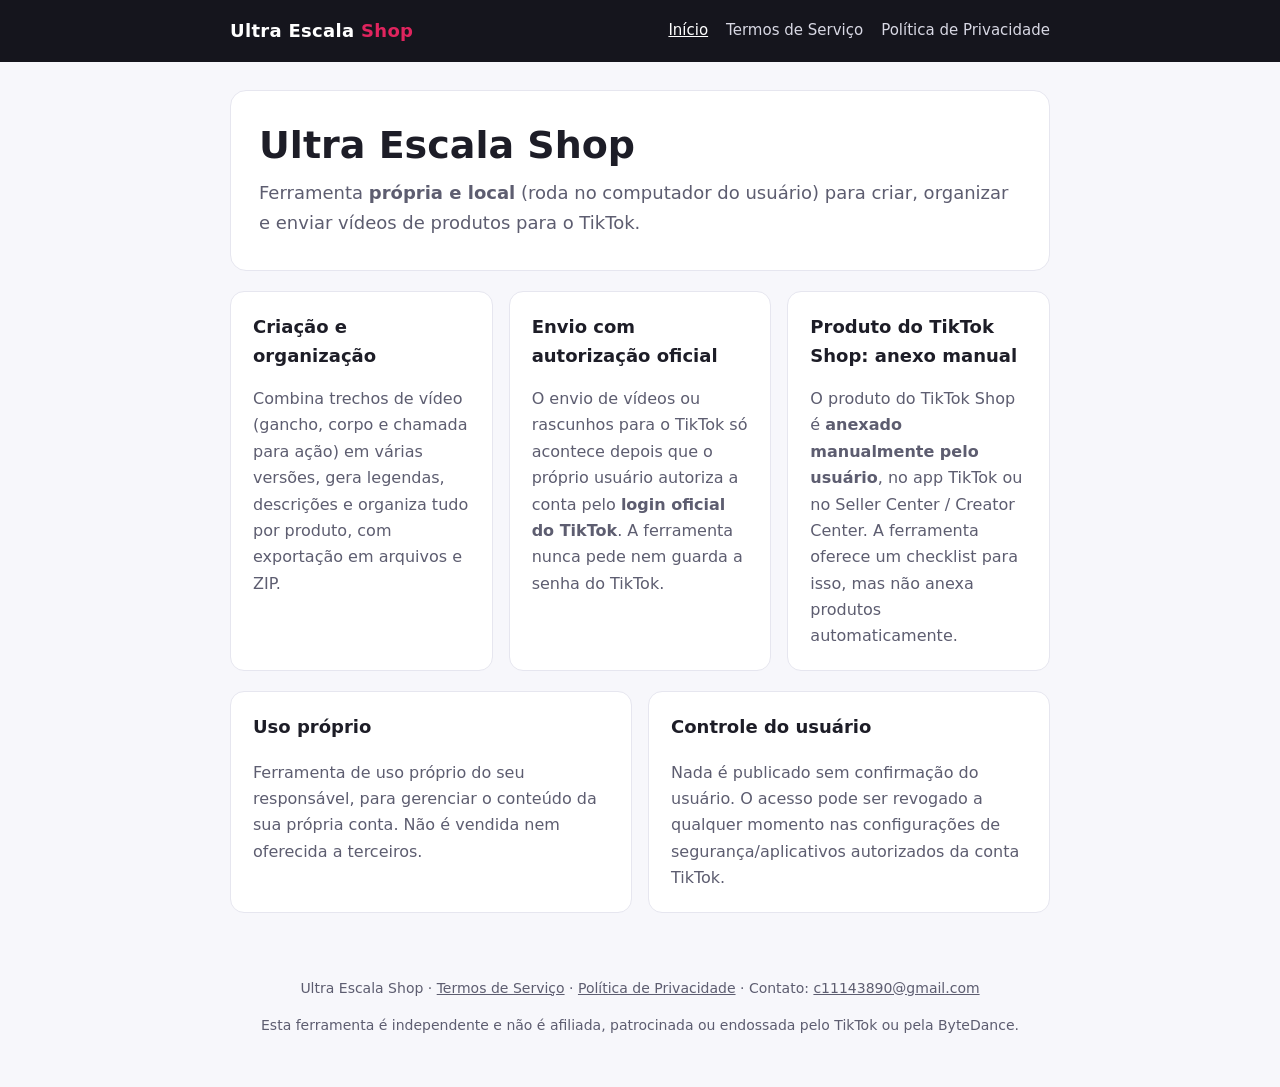
<file: index.html>
<!doctype html>
<html lang="pt-BR">
<head>
  <meta charset="utf-8">
  <meta name="viewport" content="width=device-width, initial-scale=1">
  <title>Ultra Escala Shop</title>
  <meta name="description" content="Ferramenta própria e local para criar, organizar e enviar vídeos de produtos para o TikTok, usando a autorização oficial do TikTok.">
  <link rel="stylesheet" href="style.css">
</head>
<body>
  <header class="top">
    <div class="wrap">
      <a class="logo" href="./">Ultra Escala <span>Shop</span></a>
      <nav>
        <a class="on" href="./">Início</a>
        <a href="termos/">Termos de Serviço</a>
        <a href="privacidade/">Política de Privacidade</a>
      </nav>
    </div>
  </header>

  <main class="wrap">
    <section class="hero">
      <h1>Ultra Escala Shop</h1>
      <p class="lead">Ferramenta <strong>própria e local</strong> (roda no computador do usuário) para criar, organizar
        e enviar vídeos de produtos para o TikTok.</p>
    </section>

    <div class="grid">
      <div class="card">
        <h2>Criação e organização</h2>
        <p>Combina trechos de vídeo (gancho, corpo e chamada para ação) em várias versões, gera legendas,
          descrições e organiza tudo por produto, com exportação em arquivos e ZIP.</p>
      </div>
      <div class="card">
        <h2>Envio com autorização oficial</h2>
        <p>O envio de vídeos ou rascunhos para o TikTok só acontece depois que o próprio usuário autoriza a conta
          pelo <strong>login oficial do TikTok</strong>. A ferramenta nunca pede nem guarda a senha do TikTok.</p>
      </div>
      <div class="card">
        <h2>Produto do TikTok Shop: anexo manual</h2>
        <p>O produto do TikTok Shop é <strong>anexado manualmente pelo usuário</strong>, no app TikTok ou no
          Seller Center / Creator Center. A ferramenta oferece um checklist para isso, mas não anexa produtos
          automaticamente.</p>
      </div>
    </div>

    <div class="grid">
      <div class="card">
        <h3>Uso próprio</h3>
        <p>Ferramenta de uso próprio do seu responsável, para gerenciar o conteúdo da sua própria conta.
          Não é vendida nem oferecida a terceiros.</p>
      </div>
      <div class="card">
        <h3>Controle do usuário</h3>
        <p>Nada é publicado sem confirmação do usuário. O acesso pode ser revogado a qualquer momento nas
          configurações de segurança/aplicativos autorizados da conta TikTok.</p>
      </div>
    </div>
  </main>

  <footer>
    <p>Ultra Escala Shop · <a href="termos/">Termos de Serviço</a> · <a href="privacidade/">Política de Privacidade</a>
      · Contato: <a href="mailto:c11143890@gmail.com">c11143890@gmail.com</a></p>
    <p>Esta ferramenta é independente e não é afiliada, patrocinada ou endossada pelo TikTok ou pela ByteDance.</p>
  </footer>
</body>
</html>
</file>
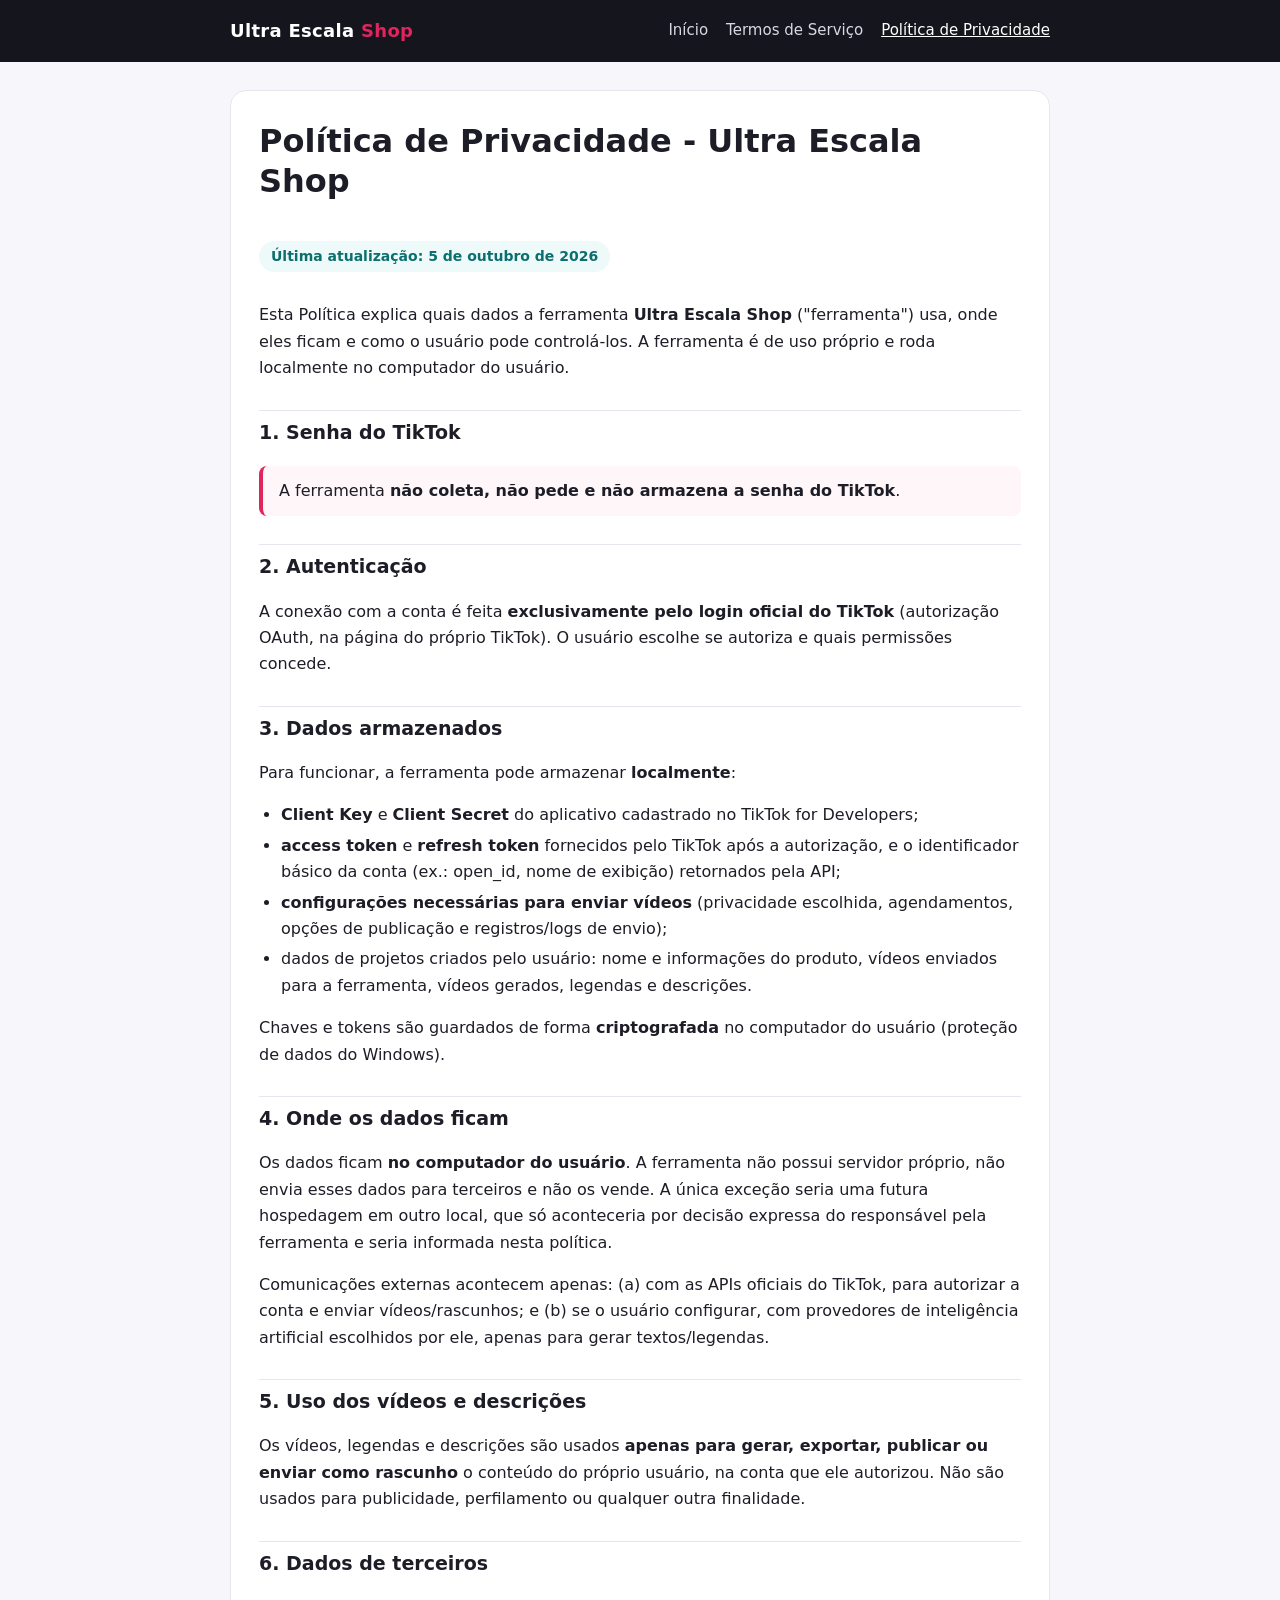
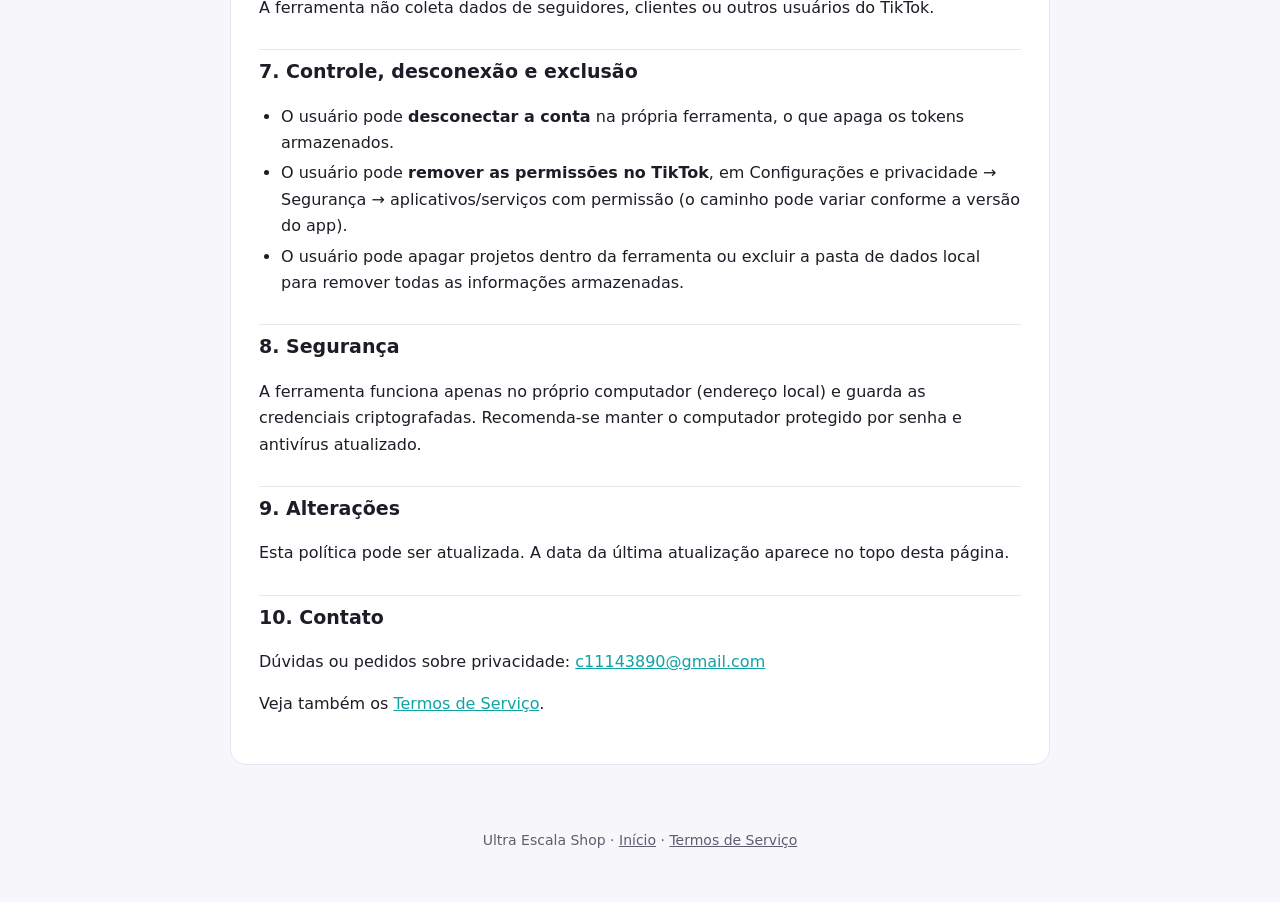
<file: privacidade/index.html>
<!doctype html>
<html lang="pt-BR">
<head>
  <meta charset="utf-8">
  <meta name="viewport" content="width=device-width, initial-scale=1">
  <title>Política de Privacidade - Ultra Escala Shop</title>
  <meta name="description" content="Política de Privacidade da ferramenta Ultra Escala Shop.">
  <link rel="stylesheet" href="../style.css">
</head>
<body>
  <header class="top">
    <div class="wrap">
      <a class="logo" href="../">Ultra Escala <span>Shop</span></a>
      <nav>
        <a href="../">Início</a>
        <a href="../termos/">Termos de Serviço</a>
        <a class="on" href="./">Política de Privacidade</a>
      </nav>
    </div>
  </header>

  <main class="wrap">
    <article class="doc">
      <h1>Política de Privacidade - Ultra Escala Shop</h1>
      <p class="updated">Última atualização: 5 de outubro de 2026</p>

      <p>Esta Política explica quais dados a ferramenta <strong>Ultra Escala Shop</strong> ("ferramenta") usa,
        onde eles ficam e como o usuário pode controlá-los. A ferramenta é de uso próprio e roda localmente no
        computador do usuário.</p>

      <h2>1. Senha do TikTok</h2>
      <div class="note">A ferramenta <strong>não coleta, não pede e não armazena a senha do TikTok</strong>.</div>

      <h2>2. Autenticação</h2>
      <p>A conexão com a conta é feita <strong>exclusivamente pelo login oficial do TikTok</strong> (autorização OAuth,
        na página do próprio TikTok). O usuário escolhe se autoriza e quais permissões concede.</p>

      <h2>3. Dados armazenados</h2>
      <p>Para funcionar, a ferramenta pode armazenar <strong>localmente</strong>:</p>
      <ul>
        <li><strong>Client Key</strong> e <strong>Client Secret</strong> do aplicativo cadastrado no TikTok for Developers;</li>
        <li><strong>access token</strong> e <strong>refresh token</strong> fornecidos pelo TikTok após a autorização,
          e o identificador básico da conta (ex.: open_id, nome de exibição) retornados pela API;</li>
        <li><strong>configurações necessárias para enviar vídeos</strong> (privacidade escolhida, agendamentos,
          opções de publicação e registros/logs de envio);</li>
        <li>dados de projetos criados pelo usuário: nome e informações do produto, vídeos enviados para a ferramenta,
          vídeos gerados, legendas e descrições.</li>
      </ul>
      <p>Chaves e tokens são guardados de forma <strong>criptografada</strong> no computador do usuário
        (proteção de dados do Windows).</p>

      <h2>4. Onde os dados ficam</h2>
      <p>Os dados ficam <strong>no computador do usuário</strong>. A ferramenta não possui servidor próprio, não envia
        esses dados para terceiros e não os vende. A única exceção seria uma futura hospedagem em outro local,
        que só aconteceria por decisão expressa do responsável pela ferramenta e seria informada nesta política.</p>
      <p>Comunicações externas acontecem apenas: (a) com as APIs oficiais do TikTok, para autorizar a conta e enviar
        vídeos/rascunhos; e (b) se o usuário configurar, com provedores de inteligência artificial escolhidos por ele,
        apenas para gerar textos/legendas.</p>

      <h2>5. Uso dos vídeos e descrições</h2>
      <p>Os vídeos, legendas e descrições são usados <strong>apenas para gerar, exportar, publicar ou enviar como
        rascunho</strong> o conteúdo do próprio usuário, na conta que ele autorizou. Não são usados para publicidade,
        perfilamento ou qualquer outra finalidade.</p>

      <h2>6. Dados de terceiros</h2>
      <p>A ferramenta não coleta dados de seguidores, clientes ou outros usuários do TikTok.</p>

      <h2>7. Controle, desconexão e exclusão</h2>
      <ul>
        <li>O usuário pode <strong>desconectar a conta</strong> na própria ferramenta, o que apaga os tokens armazenados.</li>
        <li>O usuário pode <strong>remover as permissões no TikTok</strong>, em Configurações e privacidade → Segurança →
          aplicativos/serviços com permissão (o caminho pode variar conforme a versão do app).</li>
        <li>O usuário pode apagar projetos dentro da ferramenta ou excluir a pasta de dados local para remover todas
          as informações armazenadas.</li>
      </ul>

      <h2>8. Segurança</h2>
      <p>A ferramenta funciona apenas no próprio computador (endereço local) e guarda as credenciais criptografadas.
        Recomenda-se manter o computador protegido por senha e antivírus atualizado.</p>

      <h2>9. Alterações</h2>
      <p>Esta política pode ser atualizada. A data da última atualização aparece no topo desta página.</p>

      <h2>10. Contato</h2>
      <p>Dúvidas ou pedidos sobre privacidade: <a href="mailto:c11143890@gmail.com">c11143890@gmail.com</a></p>
      <p>Veja também os <a href="../termos/">Termos de Serviço</a>.</p>
    </article>
  </main>

  <footer>
    <p>Ultra Escala Shop · <a href="../">Início</a> · <a href="../termos/">Termos de Serviço</a></p>
  </footer>
</body>
</html>
</file>
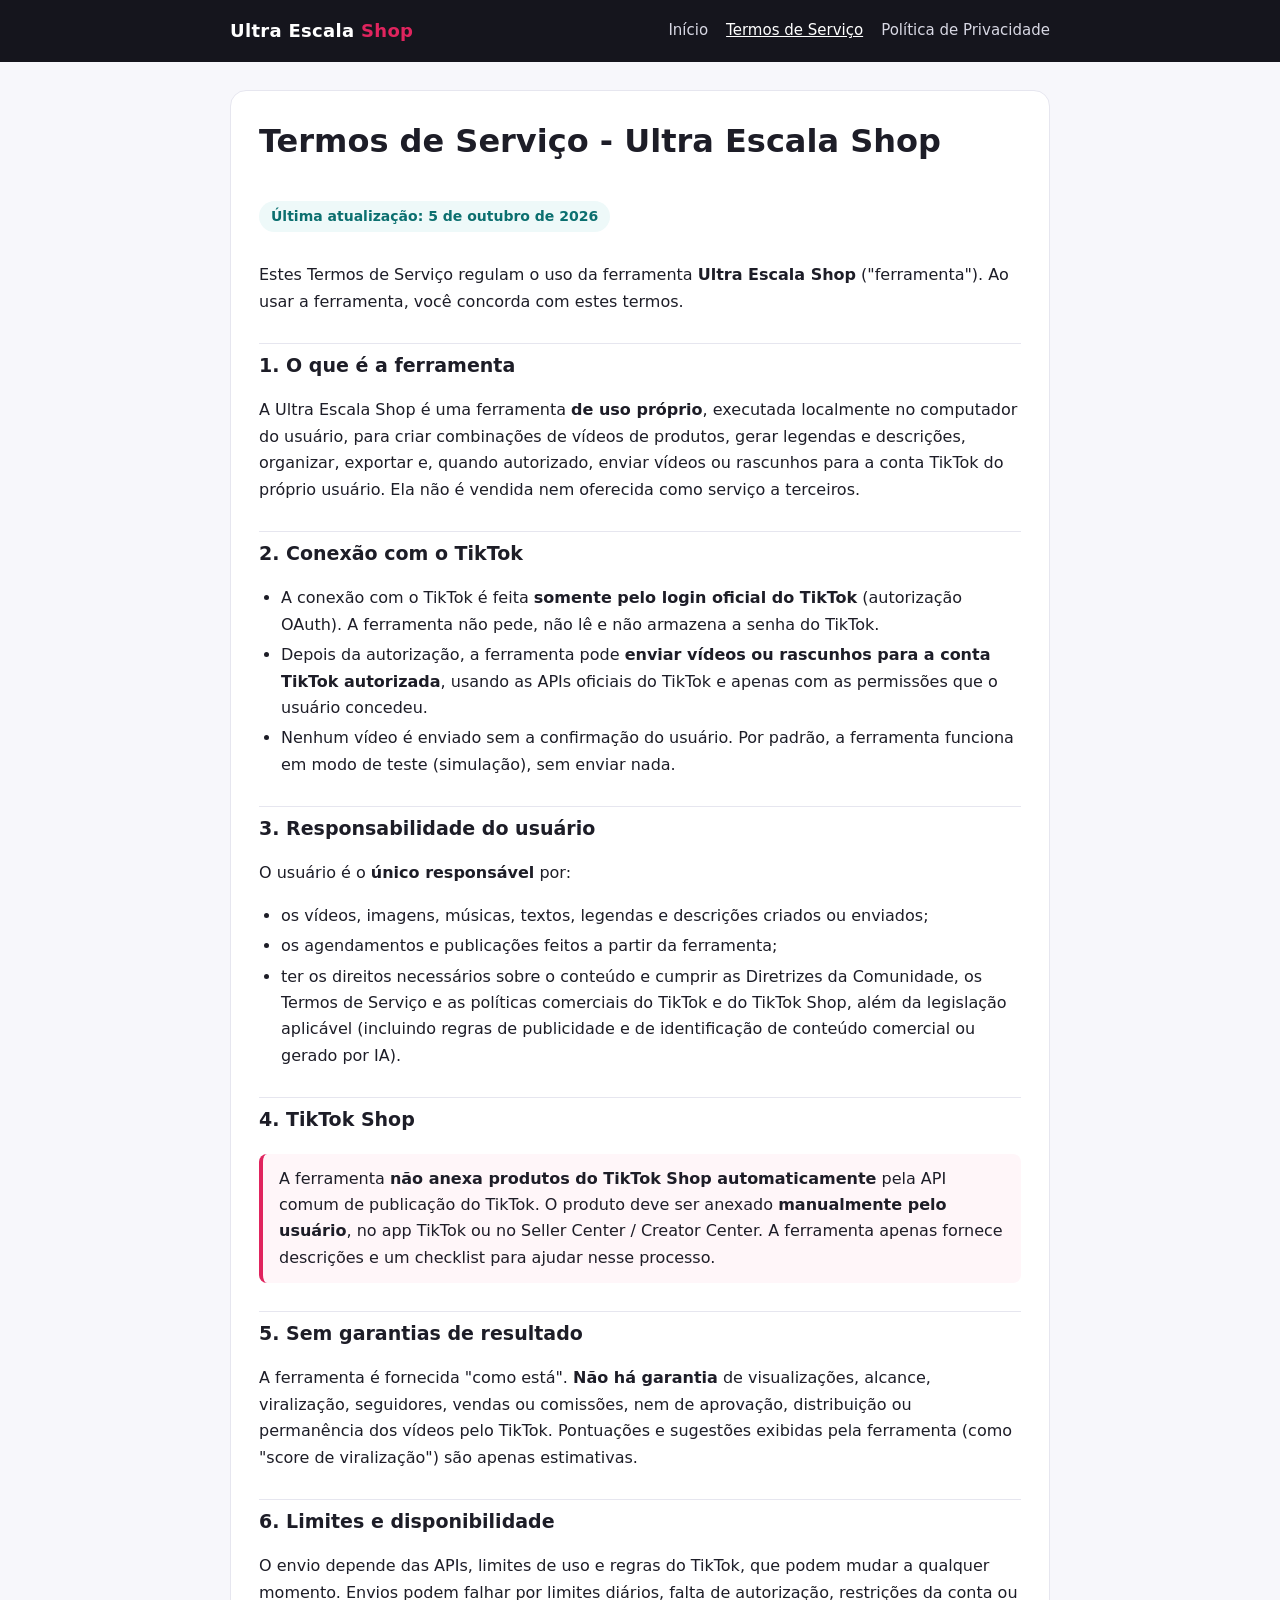
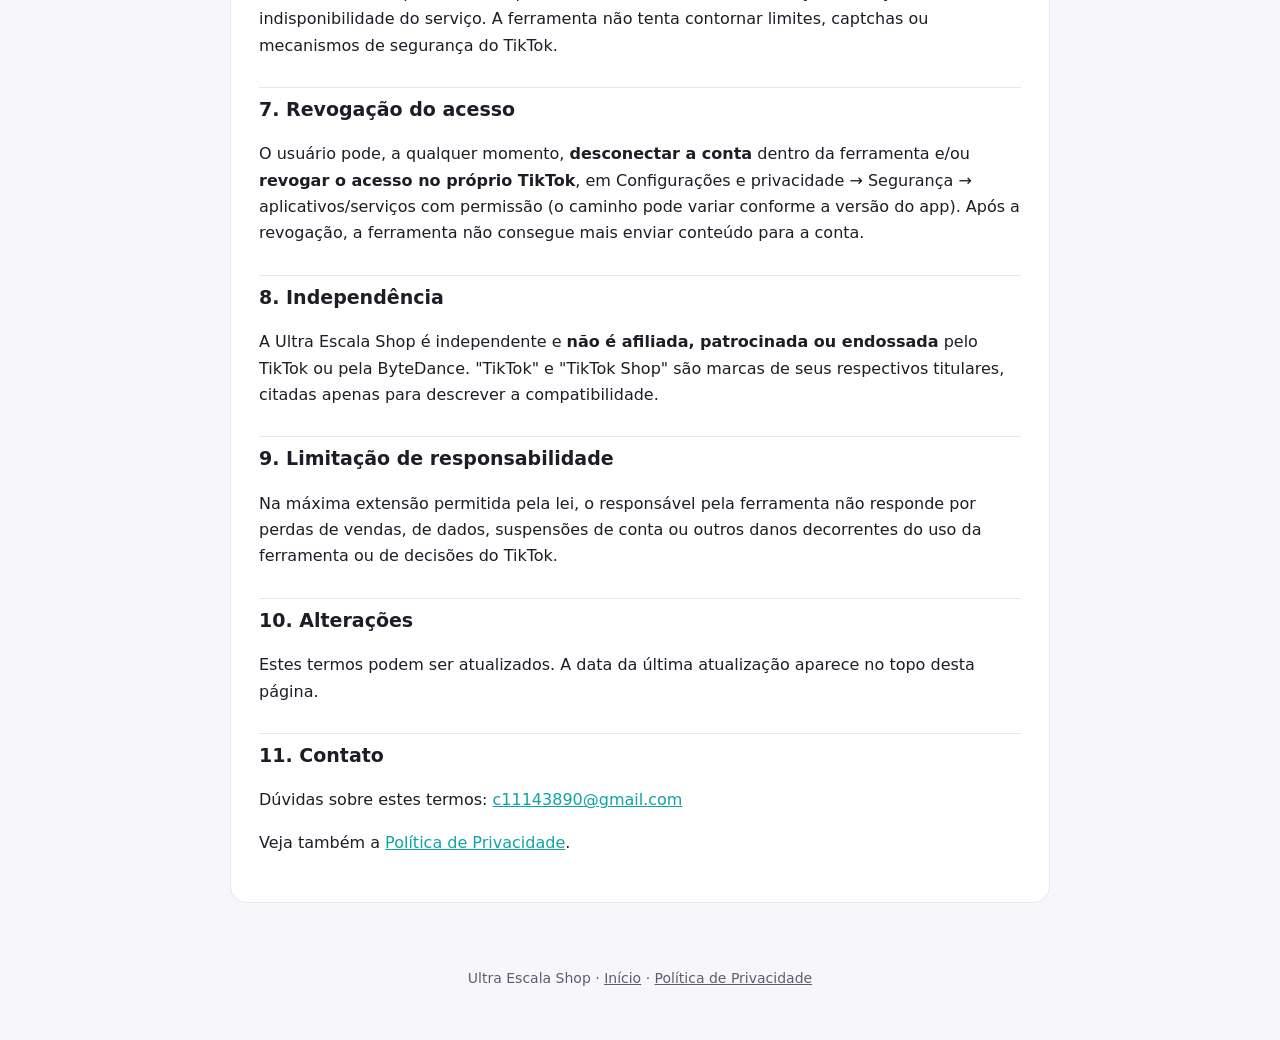
<file: termos/index.html>
<!doctype html>
<html lang="pt-BR">
<head>
  <meta charset="utf-8">
  <meta name="viewport" content="width=device-width, initial-scale=1">
  <title>Termos de Serviço - Ultra Escala Shop</title>
  <meta name="description" content="Termos de Serviço da ferramenta Ultra Escala Shop.">
  <link rel="stylesheet" href="../style.css">
</head>
<body>
  <header class="top">
    <div class="wrap">
      <a class="logo" href="../">Ultra Escala <span>Shop</span></a>
      <nav>
        <a href="../">Início</a>
        <a class="on" href="./">Termos de Serviço</a>
        <a href="../privacidade/">Política de Privacidade</a>
      </nav>
    </div>
  </header>

  <main class="wrap">
    <article class="doc">
      <h1>Termos de Serviço - Ultra Escala Shop</h1>
      <p class="updated">Última atualização: 5 de outubro de 2026</p>

      <p>Estes Termos de Serviço regulam o uso da ferramenta <strong>Ultra Escala Shop</strong>
        ("ferramenta"). Ao usar a ferramenta, você concorda com estes termos.</p>

      <h2>1. O que é a ferramenta</h2>
      <p>A Ultra Escala Shop é uma ferramenta <strong>de uso próprio</strong>, executada localmente no computador
        do usuário, para criar combinações de vídeos de produtos, gerar legendas e descrições, organizar, exportar
        e, quando autorizado, enviar vídeos ou rascunhos para a conta TikTok do próprio usuário.
        Ela não é vendida nem oferecida como serviço a terceiros.</p>

      <h2>2. Conexão com o TikTok</h2>
      <ul>
        <li>A conexão com o TikTok é feita <strong>somente pelo login oficial do TikTok</strong> (autorização OAuth).
          A ferramenta não pede, não lê e não armazena a senha do TikTok.</li>
        <li>Depois da autorização, a ferramenta pode <strong>enviar vídeos ou rascunhos para a conta TikTok autorizada</strong>,
          usando as APIs oficiais do TikTok e apenas com as permissões que o usuário concedeu.</li>
        <li>Nenhum vídeo é enviado sem a confirmação do usuário. Por padrão, a ferramenta funciona em modo de teste
          (simulação), sem enviar nada.</li>
      </ul>

      <h2>3. Responsabilidade do usuário</h2>
      <p>O usuário é o <strong>único responsável</strong> por:</p>
      <ul>
        <li>os vídeos, imagens, músicas, textos, legendas e descrições criados ou enviados;</li>
        <li>os agendamentos e publicações feitos a partir da ferramenta;</li>
        <li>ter os direitos necessários sobre o conteúdo e cumprir as Diretrizes da Comunidade, os Termos de Serviço
          e as políticas comerciais do TikTok e do TikTok Shop, além da legislação aplicável (incluindo regras de
          publicidade e de identificação de conteúdo comercial ou gerado por IA).</li>
      </ul>

      <h2>4. TikTok Shop</h2>
      <div class="note">A ferramenta <strong>não anexa produtos do TikTok Shop automaticamente</strong> pela API comum de
        publicação do TikTok. O produto deve ser anexado <strong>manualmente pelo usuário</strong>, no app TikTok ou no
        Seller Center / Creator Center. A ferramenta apenas fornece descrições e um checklist para ajudar nesse processo.</div>

      <h2>5. Sem garantias de resultado</h2>
      <p>A ferramenta é fornecida "como está". <strong>Não há garantia</strong> de visualizações, alcance, viralização,
        seguidores, vendas ou comissões, nem de aprovação, distribuição ou permanência dos vídeos pelo TikTok.
        Pontuações e sugestões exibidas pela ferramenta (como "score de viralização") são apenas estimativas.</p>

      <h2>6. Limites e disponibilidade</h2>
      <p>O envio depende das APIs, limites de uso e regras do TikTok, que podem mudar a qualquer momento. Envios podem
        falhar por limites diários, falta de autorização, restrições da conta ou indisponibilidade do serviço.
        A ferramenta não tenta contornar limites, captchas ou mecanismos de segurança do TikTok.</p>

      <h2>7. Revogação do acesso</h2>
      <p>O usuário pode, a qualquer momento, <strong>desconectar a conta</strong> dentro da ferramenta e/ou
        <strong>revogar o acesso no próprio TikTok</strong>, em Configurações e privacidade → Segurança →
        aplicativos/serviços com permissão (o caminho pode variar conforme a versão do app).
        Após a revogação, a ferramenta não consegue mais enviar conteúdo para a conta.</p>

      <h2>8. Independência</h2>
      <p>A Ultra Escala Shop é independente e <strong>não é afiliada, patrocinada ou endossada</strong> pelo TikTok
        ou pela ByteDance. "TikTok" e "TikTok Shop" são marcas de seus respectivos titulares, citadas apenas para
        descrever a compatibilidade.</p>

      <h2>9. Limitação de responsabilidade</h2>
      <p>Na máxima extensão permitida pela lei, o responsável pela ferramenta não responde por perdas de vendas,
        de dados, suspensões de conta ou outros danos decorrentes do uso da ferramenta ou de decisões do TikTok.</p>

      <h2>10. Alterações</h2>
      <p>Estes termos podem ser atualizados. A data da última atualização aparece no topo desta página.</p>

      <h2>11. Contato</h2>
      <p>Dúvidas sobre estes termos: <a href="mailto:c11143890@gmail.com">c11143890@gmail.com</a></p>
      <p>Veja também a <a href="../privacidade/">Política de Privacidade</a>.</p>
    </article>
  </main>

  <footer>
    <p>Ultra Escala Shop · <a href="../">Início</a> · <a href="../privacidade/">Política de Privacidade</a></p>
  </footer>
</body>
</html>
</file>
<file: style.css>
:root {
  --bg: #f7f7fb;
  --card: #ffffff;
  --text: #1d1d27;
  --muted: #5d5d70;
  --brand: #e0245e;
  --brand2: #0fa3a3;
  --line: #e6e6ef;
}
* { box-sizing: border-box; }
html { -webkit-text-size-adjust: 100%; }
body {
  margin: 0; background: var(--bg); color: var(--text);
  font: 16px/1.65 system-ui, -apple-system, "Segoe UI", Roboto, "Helvetica Neue", Arial, sans-serif;
}
a { color: var(--brand2); }
header.top {
  background: #15151d; color: #fff;
}
header.top .wrap { display: flex; align-items: center; gap: 16px; flex-wrap: wrap; padding: 16px 20px; }
.logo { font-weight: 800; letter-spacing: .3px; font-size: 18px; color: #fff; text-decoration: none; }
.logo span { color: var(--brand); }
nav { margin-left: auto; display: flex; gap: 18px; flex-wrap: wrap; }
nav a { color: #d8d8e4; text-decoration: none; font-size: 15px; }
nav a:hover, nav a.on { color: #fff; text-decoration: underline; }
.wrap { max-width: 860px; margin: 0 auto; }
main { padding: 28px 20px 40px; }
.hero { background: var(--card); border: 1px solid var(--line); border-radius: 16px; padding: 32px 28px; }
.hero h1 { margin: 0 0 10px; font-size: clamp(26px, 5vw, 38px); line-height: 1.2; }
.hero p.lead { font-size: 18px; color: var(--muted); margin: 0; }
.grid { display: grid; grid-template-columns: repeat(auto-fit, minmax(240px, 1fr)); gap: 16px; margin-top: 20px; }
.card { background: var(--card); border: 1px solid var(--line); border-radius: 14px; padding: 20px 22px; }
.card h2, .card h3 { margin-top: 0; font-size: 18px; }
.card p { margin: 0; color: var(--muted); }
.doc { background: var(--card); border: 1px solid var(--line); border-radius: 16px; padding: 30px 28px; }
.doc h1 { margin-top: 0; font-size: clamp(24px, 4.5vw, 32px); line-height: 1.25; }
.doc h2 { font-size: 19px; margin-top: 28px; padding-top: 6px; border-top: 1px solid var(--line); }
.doc ul { padding-left: 22px; }
.doc li { margin: 4px 0; }
.updated { display: inline-block; background: #eef9f9; color: #0b6f6f; border-radius: 99px; padding: 4px 12px; font-size: 14px; font-weight: 600; }
.note { background: #fff6f9; border-left: 4px solid var(--brand); padding: 12px 16px; border-radius: 8px; margin: 18px 0; }
footer { color: var(--muted); font-size: 14px; text-align: center; padding: 10px 20px 36px; }
footer a { color: var(--muted); }
@media (max-width: 560px) {
  nav { margin-left: 0; width: 100%; }
  .hero, .doc { padding: 22px 18px; }
}
</file>
